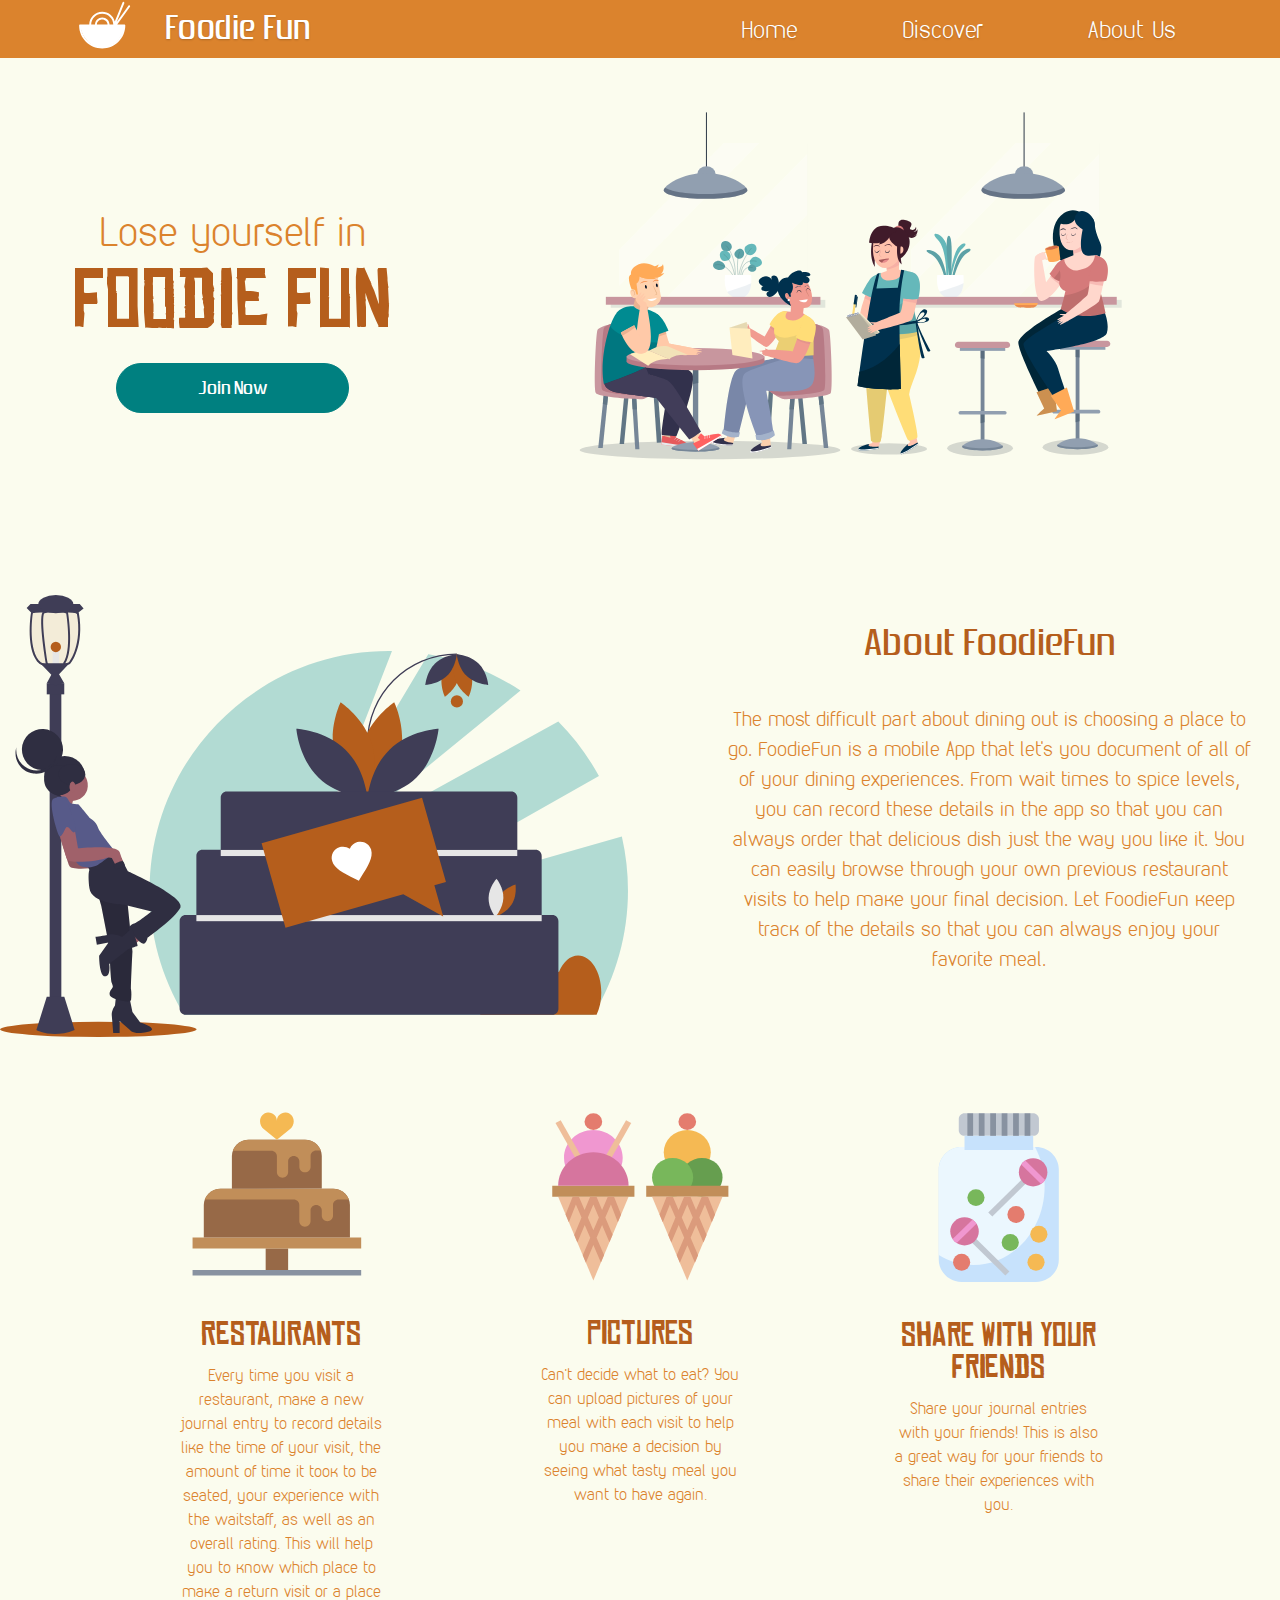
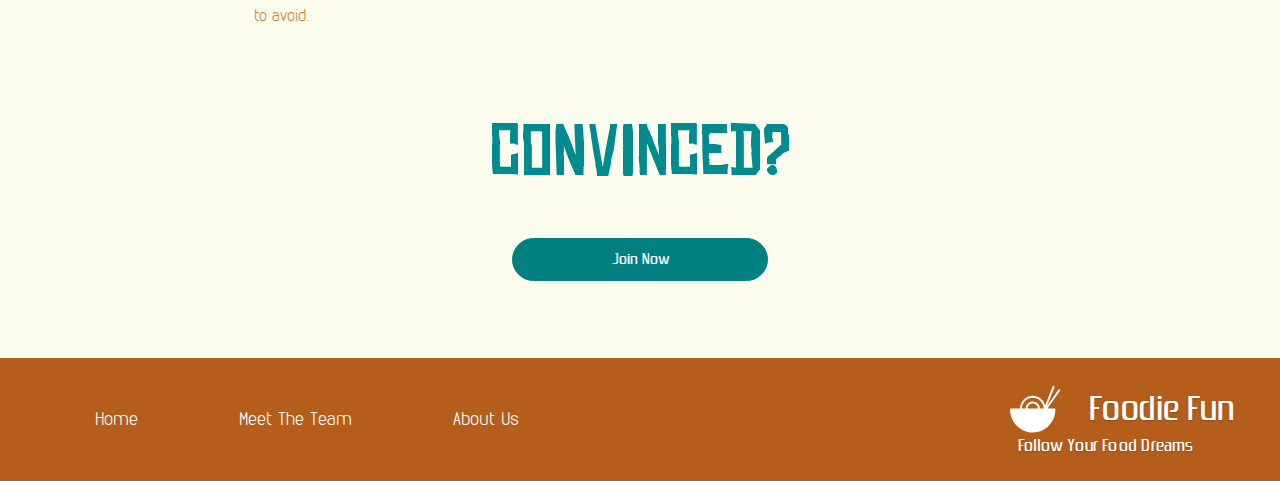
<file: index.html>
<!DOCTYPE html>

<html lang="en">
  <head>
    <meta charset="utf-8" />

    <title>FoodieFun</title>
    <meta name="viewport" content="width=device-width, initial-scale=1.0" />
    <link
      rel="stylesheet"
      type="text/css"
      href="/css//index.css"
      media="screen"
    />

    <!--[if lt IE 9]>
      <script src="https://cdnjs.cloudflare.com/ajax/libs/html5shiv/3.7.3/html5shiv.js"></script>
    <![endif]-->
  </head>

  <body>
    <header>
      <div class="iconTitle">
        <img class="logo" src="/Images/logo.svg" />
        <h2>Foodie Fun</h2>
      </div>
      <div class="navLinks">
        <nav>
          <a href="index.html"> Home</a>
          <a href="https://sad-haibt-797aa3.netlify.com/">Discover</a>
          <a href="team.html">About Us</a>
        </nav>
      </div>
    </header>

    <section class="container">
      <div class="intro">

        <div class="introWords">
        <div class="join">
          <h3>Lose yourself in</h3>
          <h2>Foodie Fun</h2>
          <div class="joinNowIntro">Join Now</div>
        </div>

      </div>

        <div class="imageIntro">

            <div class='wave -one'></div>
            <div class='wave -two'></div>
            <div class='wave -three'></div>
          <img class="introPic" src="/Images/header.svg" />
        </div>
      </div>

      <section class="about">
        <div class="imageAbout">
          <img class="aboutPic" src="/Images/review.svg" />
        </div>

        <div class="wordsAbout">
          <h2>About FoodieFun</h2>
          <p>
            The most difficult part about dining out is choosing a place to go. FoodieFun is a mobile App that let's you document of all of of your dining experiences. From wait times to spice levels, you can record these details in the app so that you can always order that delicious dish just the way you like it. You can easily browse through your own previous restaurant visits to help make your final decision. Let FoodieFun keep track of the details so that you can always enjoy your favorite meal.
          </p>
        </div>
      </section>

      <section class="infoColumns">
        <div class="column">
          <div class="dessert">
            <img class="cake" src="Images/cake.svg" />
          </div>
          <h2>Restaurants</h2>
          <p>
            Every time you visit a restaurant, make a new journal entry to record details like the time of your visit, the amount of time it took to be seated, your experience with the waitstaff, as well as an overall rating. This will help you to know which place to make a return visit or a place to avoid.
          </p>
        </div>

        <div class="column">
          <div class="dessert">
            <img class="icecream" src="Images/ice-cream.svg" />
          </div>
          <h2>Pictures</h2>
          <p>
            Can't decide what to eat? You can upload pictures of your meal with each visit to help you make a decision by seeing what tasty meal you want to have again.
          </p>
        </div>

        <div class="column">
          <div class="dessert">
            <img class="lollipop" src="Images/lollipop.svg" />
          </div>
          <h2>Share With Your Friends</h2>
          <p>
            Share your journal entries with your friends! This is also a great way for your friends to share their experiences with you.
          </p>
        </div>
      </section>

      <section class="convinced">
        <h1>Convinced?</h1>
        <div class="joinNow">Join Now</div>
      </section>

      <footer class = "footer">

          <div class="navLinksFooter">
              <nav>
                <a href="index.html"> Home</a>
                <a href="team.html">Meet The Team</a>
                <a href="team.html">About Us</a>
              </nav>
            </div>
          <div class="iconFooter">
            <div class="footerLogoPhrase">
            <img class="logoFooter" src="/Images/logo.svg" />
            <h2>Foodie Fun</h2>
             </div>
            <div class="dreams">
                <h3>Follow Your Food Dreams</h3>
            </div>
          </div>
          
        </footer>
  </body>
</html>
</file>
<file: css/index.css>
@font-face {
  font-family: "Zrnic";
  src: url("/fonts/zrnic.ttf");
}
@font-face {
  font-family: "Chinese Rocks";
  src: url("/fonts/chinese\ rocks\ rg.ttf");
}
@font-face {
  font-family: "VDS Thin";
  src: url("/fonts//vds-thin.ttf");
}
.zrnic {
  font-family: "Zrnic";
}
.rocks {
  font-family: "Chinese Rocks";
}
.vds {
  font-family: "VDS Thin";
}
/* http://meyerweb.com/eric/tools/css/reset/ 
   v2.0 | 20110126
   License: none (public domain)
*/
html,
body,
div,
span,
applet,
object,
iframe,
h1,
h2,
h3,
h4,
h5,
h6,
p,
blockquote,
pre,
a,
abbr,
acronym,
address,
big,
cite,
code,
del,
dfn,
em,
img,
ins,
kbd,
q,
s,
samp,
small,
strike,
strong,
sub,
sup,
tt,
var,
b,
u,
i,
center,
dl,
dt,
dd,
ol,
ul,
li,
fieldset,
form,
label,
legend,
table,
caption,
tbody,
tfoot,
thead,
tr,
th,
td,
article,
aside,
canvas,
details,
embed,
figure,
figcaption,
footer,
header,
hgroup,
menu,
nav,
output,
ruby,
section,
summary,
time,
mark,
audio,
video {
  margin: 0;
  padding: 0;
  border: 0;
  font-size: 100%;
  font: inherit;
  vertical-align: baseline;
}
/* HTML5 display-role reset for older browsers */
article,
aside,
details,
figcaption,
figure,
footer,
header,
hgroup,
menu,
nav,
section {
  display: block;
}
body {
  line-height: 1;
}
ol,
ul {
  list-style: none;
}
blockquote,
q {
  quotes: none;
}
blockquote:before,
blockquote:after,
q:before,
q:after {
  content: '';
  content: none;
}
table {
  border-collapse: collapse;
  border-spacing: 0;
}
* {
  box-sizing: border-box;
}
html {
  font-size: 62.5%;
}
h1 {
  font-size: 4rem;
  font-family: "Chinese Rocks";
}
h2 {
  font-size: 3.2rem;
  color: #b55e1c;
  padding-bottom: 10px;
}
h4 {
  font-size: 2.5rem;
  padding-bottom: 10px;
}
p {
  line-height: 1.5;
  font-size: 1.6rem;
  padding-bottom: 10px;
  font-family: "VDS Thin";
  color: #db832d;
}
img {
  max-width: 100%;
  height: auto;
}
.container {
  width: 100%;
  margin: 0 auto;
}
.logo {
  height: 80%;
  width: auto;
  height: 5em;
}
.iconTitle {
  width: 60%;
  display: flex;
  padding-left: 6%;
  font-family: "Zrnic";
}
@media tablet {
  .iconTitle {
    font-size: 1.4rem;
  }
}
header {
  width: 100%;
  background: #db832d;
  display: flex;
  align-items: center;
}
@media (max-width:500px) {
  header {
    flex-direction: column;
  }
}
header h2 {
  width: 50%;
  padding: 2% 2% 2% 6%;
  display: flex;
  justify-content: flex-start;
  align-items: center;
  text-shadow: 0 1px 2px rgba(0, 0, 0, 0.2);
  color: white;
  font-size: 3.6rem;
}
@media (max-width:767px) {
  header h2 {
    display: flex;
    justify-content: center;
    align-items: center;
    font-size: 2.4rem;
  }
}
@media (max-width:500px) {
  header h2 {
    width: 100%;
    padding: 0;
    display: flex;
    justify-content: center;
    align-items: center;
  }
}
header .navLinks {
  width: 60%;
  display: flex;
  justify-content: flex-end;
  padding: 1% 4%;
}
@media (max-width:500px) {
  header .navLinks {
    width: 100%;
  }
}
header nav {
  width: 100%;
  display: flex;
  align-items: flex-end;
  justify-content: space-around;
}
header nav a {
  text-decoration: none;
  font-family: "VDS Thin";
  font-size: 2.4rem;
  text-shadow: 0 1px 2px rgba(0, 0, 0, 0.2);
  color: white;
}
@media (max-width:500px) {
  header nav {
    width: 100%;
    display: flex;
    justify-content: space-evenly;
    align-items: center;
  }
}
.btn {
  display: flex;
  justify-content: center;
  align-items: center;
  background-color: teal;
  width: 200px;
  height: 35px;
  color: white;
  font-size: 1.8rem;
  border-radius: 5px;
  font-family: "Zrnic";
  border: 1px solid teal;
}
.btn:hover {
  background-color: white;
  color: teal;
}
.footer {
  width: 100%;
  background-color: #b55e1c;
  padding: 2% 0;
  display: flex;
  justify-content: space-between;
}
.footer .logoFooter {
  height: 80%;
  width: auto;
  height: 5em;
}
.footer .iconFooter {
  width: 40%;
  display: flex;
  justify-content: flex-end;
  flex-direction: column;
  padding-left: 6%;
  font-family: "Zrnic";
}
@media (max-width:500px) {
  .footer .iconFooter {
    padding-left: 0%;
  }
}
.footer .iconFooter .footerLogoPhrase {
  display: flex;
  justify-content: flex-end;
}
@media (max-width:767px) {
  .footer .iconFooter .footerLogoPhrase {
    width: 100%;
    padding-left: 0%;
  }
}
.footer .iconFooter .footerLogoPhrase h2 {
  width: 50%;
  padding: 2% 2% 2% 6%;
  display: flex;
  justify-content: flex-start;
  align-items: center;
  text-shadow: 0 1px 2px rgba(0, 0, 0, 0.2);
  color: white;
  font-size: 3.6rem;
}
@media (max-width:767px) {
  .footer .iconFooter .footerLogoPhrase h2 {
    font-size: 2rem;
  }
}
.footer .iconFooter .dreams {
  width: 100%;
  display: flex;
  justify-content: flex-end;
  align-items: center;
  padding-right: 20%;
}
@media (max-width:767px) {
  .footer .iconFooter .dreams {
    dispaly: flex;
    align-items: center;
    padding-top: 1%;
    padding-right: 3%;
  }
}
.footer .iconFooter .dreams h3 {
  color: white;
  font-size: 1.8rem;
  text-shadow: 0 1px 2px rgba(0, 0, 0, 0.2);
}
@media (max-width:767px) {
  .footer .iconFooter .dreams h3 {
    font-size: 1.6rem;
  }
}
.footer .navLinksFooter {
  width: 60%;
  display: flex;
  align-items: center;
}
@media (max-width:500px) {
  .footer .navLinksFooter {
    width: 60%;
  }
}
.footer .navLinksFooter nav {
  width: 80%;
  display: flex;
  justify-content: space-evenly;
}
@media (max-width:500px) {
  .footer .navLinksFooter nav {
    width: 100%;
    display: flex;
    justify-content: flex-start;
  }
}
.footer .navLinksFooter nav a {
  font-size: 1.8rem;
  text-decoration: none;
  color: white;
  padding: 1% 1%;
  text-align: center;
  font-family: "VDS Thin";
}
@media (max-width:767px) {
  .footer .navLinksFooter nav a {
    font-size: 1.4rem;
  }
}
@media (max-width:500px) {
  .footer .navLinksFooter nav a {
    padding: 0% 3%;
    margin: 0;
    font-size: 1rem;
  }
}
/***********************Footer Team ************************/
.footerTeam {
  width: 100%;
  background-color: #b55e1c;
  padding: 2% 0;
  display: flex;
  justify-content: space-between;
}
.footerTeam .logoFooter {
  height: 80%;
  width: auto;
  height: 5em;
}
.footerTeam .iconFooter {
  width: 40%;
  display: flex;
  justify-content: flex-end;
  flex-direction: column;
  padding-left: 6%;
  font-family: "Zrnic";
}
@media (max-width:500px) {
  .footerTeam .iconFooter {
    padding-left: 0%;
  }
}
.footerTeam .iconFooter .footerLogoPhrase {
  display: flex;
  justify-content: flex-end;
}
@media (max-width:767px) {
  .footerTeam .iconFooter .footerLogoPhrase {
    width: 100%;
    padding-left: 0%;
  }
}
.footerTeam .iconFooter .footerLogoPhrase h2 {
  width: 50%;
  padding: 2% 2% 2% 6%;
  display: flex;
  justify-content: flex-start;
  align-items: center;
  text-shadow: 0 1px 2px rgba(0, 0, 0, 0.2);
  color: white;
  font-size: 3.6rem;
}
@media (max-width:767px) {
  .footerTeam .iconFooter .footerLogoPhrase h2 {
    font-size: 2rem;
  }
}
.footerTeam .iconFooter .dreams {
  width: 100%;
  display: flex;
  justify-content: flex-end;
  align-items: center;
  padding-right: 20%;
}
@media (max-width:767px) {
  .footerTeam .iconFooter .dreams {
    dispaly: flex;
    align-items: center;
    padding-top: 1%;
    padding-right: 3%;
  }
}
.footerTeam .iconFooter .dreams h3 {
  color: white;
  font-size: 1.8rem;
  text-shadow: 0 1px 2px rgba(0, 0, 0, 0.2);
}
@media (max-width:767px) {
  .footerTeam .iconFooter .dreams h3 {
    font-size: 1.6rem;
  }
}
.footerTeam .navLinksFooter {
  width: 60%;
  display: flex;
  align-items: center;
}
@media (max-width:500px) {
  .footerTeam .navLinksFooter {
    width: 60%;
  }
}
.footerTeam .navLinksFooter nav {
  width: 80%;
  display: flex;
  justify-content: space-evenly;
}
@media (max-width:500px) {
  .footerTeam .navLinksFooter nav {
    width: 100%;
    display: flex;
    justify-content: flex-start;
  }
}
.footerTeam .navLinksFooter nav a {
  font-size: 1.8rem;
  text-decoration: none;
  color: white;
  padding: 1% 1%;
  text-align: center;
  font-family: "VDS Thin";
}
@media (max-width:767px) {
  .footerTeam .navLinksFooter nav a {
    font-size: 1.4rem;
  }
}
@media (max-width:500px) {
  .footerTeam .navLinksFooter nav a {
    padding: 0% 3%;
    margin: 0;
    font-size: 1rem;
  }
}
.container {
  background-color: #fbfcee;
}
.intro {
  width: 100%;
  display: flex;
  background: #fbfcee;
  position: relative;
  overflow: hidden;
  transform: translate3d(0, 0, 0);
}
@media (max-width:767px) {
  .intro {
    display: flex;
    flex-direction: column-reverse;
  }
}
.join {
  width: 100%;
  display: flex;
  justify-content: center;
  flex-direction: column;
  align-items: center;
  padding-top: 10%;
}
@media (max-width:767px) {
  .join {
    width: 100%;
    padding: 1% 0;
  }
  .join .tablet {
    display: inline-block;
  }
}
.join h2 {
  width: 100%;
  text-align: center;
  color: #b55e1c;
  padding-bottom: 4%;
  font-family: "Zrnic";
}
.join h3 {
  color: #db832d;
  font-size: 4rem;
  margin-bottom: 2%;
  font-family: "VDS Thin";
}
@media (max-width:767px) {
  .join h3 {
    display: none;
  }
}
.join .joinNowIntro {
  display: flex;
  justify-content: center;
  align-items: center;
  background-color: teal;
  width: 50%;
  height: 12%;
  color: white;
  font-size: 2rem;
  border-radius: 5px;
  font-family: "Zrnic";
  border: 1px solid teal;
  border-radius: 3rem;
}
.join .joinNowIntro:hover {
  background-color: white;
  color: teal;
}
@media (max-width:767px) {
  .join .joinNowIntro {
    display: flex;
    justify-content: center;
    align-items: center;
    background-color: teal;
    width: 30%;
    height: 30%;
    color: white;
    font-size: 1.8rem;
    border-radius: 5px;
    font-family: "Zrnic";
    border: 1px solid teal;
    border-radius: 3rem;
    padding: 1% 0;
  }
  .join .joinNowIntro:hover {
    background-color: white;
    color: teal;
  }
}
.introWords {
  width: 40%;
  display: flex;
  justify-content: center;
}
.introWords .tablet {
  display: none;
}
@media (max-width:767px) {
  .introWords {
    width: 100%;
    display: flex;
    flex-direction: column-reverse;
  }
}
.introWords h2 {
  color: #b55e1c;
  font-size: 8rem;
  padding-bottom: 5%;
  font-family: "Chinese Rocks";
}
@media (max-width:767px) {
  .introWords h2 {
    padding-bottom: 3%;
    font-size: 3rem;
  }
}
.joinNow {
  display: flex;
  justify-content: center;
  align-items: center;
  background-color: teal;
  width: 350px;
  height: 70px;
  color: white;
  font-size: 2rem;
  border-radius: 5px;
  font-family: "Zrnic";
  border: 1px solid teal;
  border-radius: 3rem;
}
.joinNow:hover {
  background-color: white;
  color: teal;
}
.imageIntro {
  width: 70%;
  background-color: #fbfcee;
  z-index: 100;
  position: relative;
}
@media (max-width:767px) {
  .imageIntro {
    width: 100%;
  }
}
.about {
  width: 100%;
  display: flex;
  padding-top: 6%;
}
@media (max-width:767px) {
  .about {
    display: flex;
    flex-direction: column;
  }
}
.imageAbout {
  width: 60%;
}
@media (max-width:767px) {
  .imageAbout {
    width: 100%;
  }
}
.imageAbout .aboutPic {
  width: 90%;
}
@media (max-width:767px) {
  .imageAbout .aboutPic {
    width: 100%;
    margin: 0;
  }
}
.wordsAbout {
  display: flex;
  flex-direction: column;
  text-align: center;
  width: 50%;
  font-family: "Zrnic";
}
@media (max-width:767px) {
  .wordsAbout {
    width: 100%;
  }
}
.wordsAbout h2 {
  width: 100%;
  color: #b55e1c;
  padding-top: 5%;
  font-size: 4rem;
  display: flex;
  align-items: center;
  justify-content: center;
}
.wordsAbout p {
  width: 100%;
  color: #db832d;
  padding: 5% 5% 1% 5%;
  font-size: 2rem;
}
.infoColumns {
  width: 100%;
  display: flex;
  flex-wrap: wrap;
  justify-content: space-evenly;
  padding: 5% 2.5% 5% 2.5%;
}
@media (max-width:767px) {
  .infoColumns {
    display: flex;
    flex-direction: column;
  }
}
.infoColumns .column {
  width: 18%;
  font-family: "Chinese Rocks";
  text-align: center;
}
@media (max-width:767px) {
  .infoColumns .column {
    width: 100%;
  }
}
.infoColumns .column .dessert {
  padding: 0 5%;
  padding-bottom: 1%;
}
@media (max-width:767px) {
  .infoColumns .column .dessert {
    padding: 0 30%;
  }
}
.infoColumns .column .cake {
  padding-bottom: 6%;
}
.infoColumns .column .icecream {
  padding-bottom: 4%;
}
.infoColumns .column .lollipop {
  padding-bottom: 1%;
}
.infoColumns .column h2 {
  padding: 6% 0;
}
@media (max-width:767px) {
  .infoColumns .column h2 {
    width: 100%;
    padding: 2% 0;
  }
}
.infoColumns .column p {
  padding: 0 2%;
}
@media (max-width:767px) {
  .infoColumns .column p {
    width: 100%;
    font-size: 2rem;
    padding-bottom: 6%;
  }
}
.convinced {
  width: 100%;
  padding: 0% 0 6% 0;
  display: flex;
  flex-direction: column;
  justify-content: center;
  align-items: center;
}
.convinced h1 {
  font-size: 7rem;
  color: #008b91;
  padding: 2% 0 4% 0;
}
.joinNow {
  display: flex;
  justify-content: center;
  align-items: center;
  background-color: teal;
  width: 20%;
  height: 10%;
  color: white;
  font-size: 1.6rem;
  border-radius: 5px;
  font-family: "Zrnic";
  border: 1px solid teal;
  border-radius: 3rem;
  padding: 1% 0;
}
.joinNow:hover {
  background-color: white;
  color: teal;
}
/************************************* TEAM PAGE *********************************/
.meet {
  width: 100%;
  display: flex;
  justify-content: center;
  align-items: center;
  padding: 2% 0;
  border-bottom: 5px solid #b55e1c;
}
.meet h1 {
  font-size: 4.4rem;
  color: #b55e1c;
}
.topRow {
  display: flex;
  justify-content: space-evenly;
  border-top: 5px solid #b55e1c;
}
@media (max-width:500px) {
  .topRow {
    display: flex;
    flex-direction: column;
  }
}
.middleRow {
  display: flex;
  justify-content: space-evenly;
  border-top: 5px solid #b55e1c;
}
@media (max-width:500px) {
  .middleRow {
    display: flex;
    flex-direction: column;
  }
}
.bottomRow {
  display: flex;
  justify-content: space-evenly;
  border-top: 5px solid #b55e1c;
}
@media (max-width:500px) {
  .bottomRow {
    display: flex;
    flex-direction: column;
  }
}
.last {
  display: flex;
  justify-content: center;
  padding-bottom: 4%;
  border-top: 5px solid #b55e1c;
}
@media (max-width:950px) {
  .last {
    font-size: 2rem;
  }
}
@media (max-width:500px) {
  .last {
    display: flex;
    flex-direction: column;
    padding-bottom: 0%;
  }
}
.first {
  width: 25%;
  display: flex;
  flex-direction: column;
}
@media (max-width:500px) {
  .first {
    display: flex;
    flex-direction: column;
    width: 100%;
    padding-top: 2%;
    border: 5px solid #b55e1c;
  }
}
.first .picture {
  padding: 5% 25% 5% 25%;
}
@media (max-width:500px) {
  .first .picture {
    padding: 15% 15% 5% 15%;
  }
}
.first .picture .profile {
  border: 5px solid #008b91;
  width: 100%;
  justify-content: center;
  align-items: center;
}
.first .nameJob {
  width: 100%;
  display: flex;
  flex-direction: column;
  justify-content: center;
  align-items: center;
}
@media (max-width:500px) {
  .first .nameJob {
    padding-top: 1%;
  }
}
.first .nameJob h2 {
  padding-top: 4%;
  font-size: 3.6rem;
  font-family: "Chinese Rocks";
}
@media (max-width:950px) {
  .first .nameJob h2 {
    font-size: 3rem;
  }
}
.first .nameJob h3 {
  font-size: 2.8rem;
  padding-bottom: 4%;
  font-family: "Chinese Rocks";
}
@media (max-width:950px) {
  .first .nameJob h3 {
    font-size: 2rem;
  }
}
.first .socialLogos {
  width: 100%;
  display: flex;
  padding: 1% 35%;
}
.first .socialLogos a:hover {
  cursor: pointer;
}
.first .socialLogos .github {
  width: 100%;
  padding-right: 15%;
}
.first .socialLogos .twitter {
  width: 50%;
  padding-left: 15%;
}
/******************************** Animations ******************************/
/*.box {
  width: 100%;
  height: 100vh;
  border-radius: 5px;
  box-shadow: 0 2px 30px rgba(black, 0.2);
  background: lighten(#f0f4c3, 10%);
  position: relative;
  overflow: hidden;
  transform: translate3d(0, 0, 0);
}*/
.wave {
  height: 20vh;
  opacity: 0.4;
  position: absolute;
  z-index: -1;
  top: 3%;
  left: 25%;
  background: #d47019;
  width: 100%;
  height: 1200px;
  margin-left: -250px;
  margin-top: -250px;
  transform-origin: 50% 50%;
  border-radius: 20%;
  animation: drift 5000ms infinite linear;
}
@media (max-width:1375px) {
  .wave {
    display: none;
  }
}
@media (max-width:767px) {
  .wave {
    display: none;
  }
}
@media (max-width:500px) {
  .wave {
    display: none;
  }
}
.wave.-three {
  animation: drift 5500ms infinite linear;
}
@media (max-width:767px) {
  .wave.-three {
    display: none;
  }
}
@media (max-width:500px) {
  .wave.-three {
    display: none;
  }
}
.wave.-two {
  animation: drift 6500ms infinite linear;
  opacity: 0.2;
}
@media (max-width:767px) {
  .wave.-two {
    display: none;
  }
}
@media (max-width:500px) {
  .wave.-two {
    display: none;
  }
}
.box:after {
  content: "";
  display: block;
  left: 0;
  top: 0;
  width: 100%;
  height: 100%;
  z-index: -1;
  transform: translate3d(0, 0, 0);
}
@media (max-width:767px) {
  .box:after {
    display: none;
  }
}
@media (max-width:500px) {
  .box:after {
    display: none;
  }
}
.title {
  position: absolute;
  left: 0;
  top: 0;
  width: 100%;
  z-index: -1;
  line-height: 300px;
  text-align: center;
  transform: translate3d(0, 0, 0);
  color: white;
  text-transform: uppercase;
  font-family: "Playfair Display", serif;
  letter-spacing: 0.4em;
  font-size: 24px;
  text-shadow: 0 1px 0 rgba(0, 0, 0, 0.1);
  text-indent: 0.3em;
}
@media (max-width:767px) {
  .title {
    display: none;
  }
}
@media (max-width:500px) {
  .title {
    display: none;
  }
}
@keyframes drift {
  from {
    transform: rotate(0deg);
  }
  from {
    transform: rotate(360deg);
  }
}
</file>
